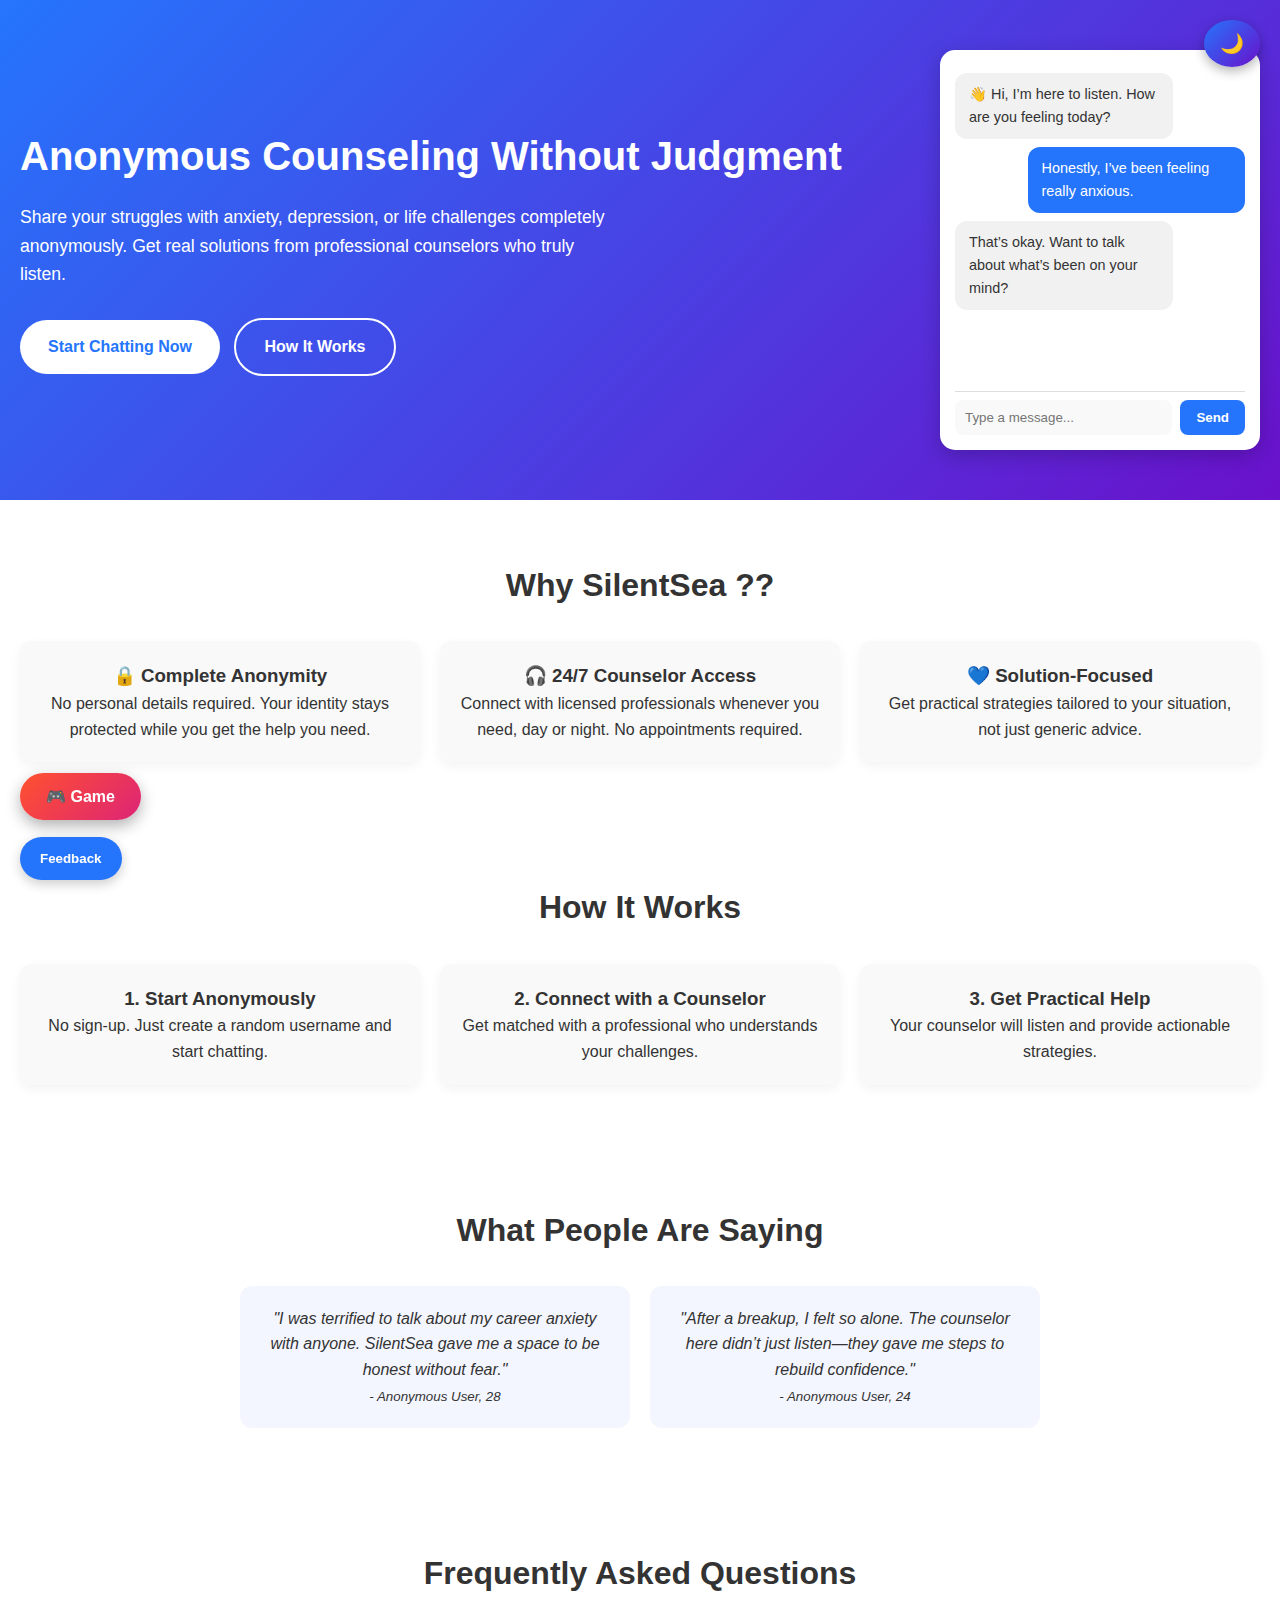
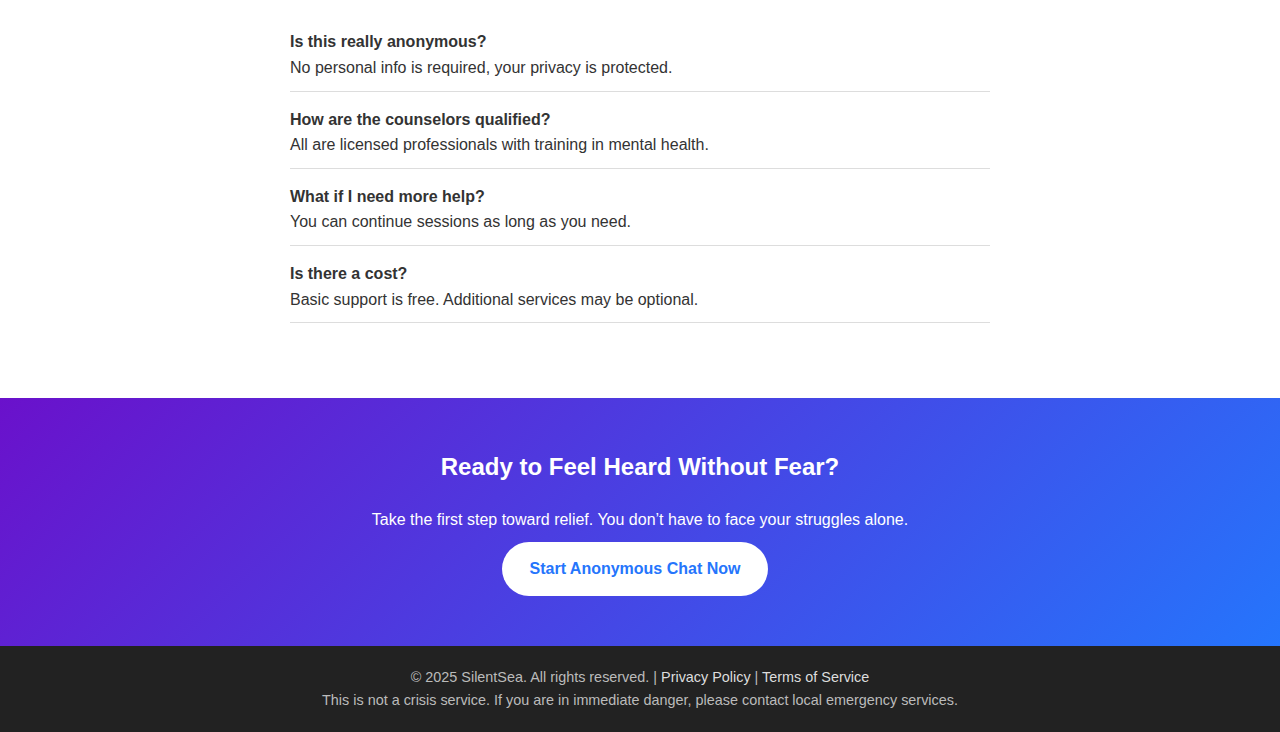
<file: index.html>
<!DOCTYPE html>
<html lang="en"> 
<head> 
  <meta charset="UTF-8"> 
  <meta name="viewport" content="width=device-width, initial-scale=1.0">
  <title>SilentSea - Anonymous Counseling</title>
  <style>
    /* RESET */
    * { margin: 0; padding: 0; box-sizing: border-box; }

    body {
      font-family: "Segoe UI", Tahoma, Geneva, Verdana, sans-serif;
      line-height: 1.6;
      color: #333;
    }

    header {
      background: linear-gradient(135deg, #2575fc, #6a11cb);
      color: white;
      padding: 50px 20px;
      text-align: left;
      display: flex;
      justify-content: space-between;
      align-items: center;
      gap: 30px;
      flex-wrap: wrap;
    }
    

    header h1 {
      font-size: 2.5rem;
      margin-bottom: 15px;
    }

    header p {
      max-width: 600px;
      margin: 0 auto 20px 0;
      font-size: 1.1rem;
    }

    .btn {
      display: inline-block;
      margin: 10px 10px 0 0;
      padding: 14px 28px;
      font-weight: bold;
      text-decoration: none;
      color: #2575fc;
      background: white;
      border-radius: 30px;
      transition: 0.3s;
    }

    .btn:hover {
      background: #f1f1f1;
    }

    /* Chatbox mockup */
    .chatbox {
      background: white;
      color: #333;
      border-radius: 15px;
      padding: 15px;
      width: 320px;
      box-shadow: 0 6px 20px rgba(0,0,0,0.2);
      font-size: 0.9rem;
      display: flex;
      flex-direction: column;
      height: 400px;
      justify-content: space-between;
    }

    .chat-messages {
      flex: 1;
      overflow-y: auto;
      margin-bottom: 10px;
    }

    .msg {
      margin: 8px 0;
      padding: 10px 14px;
      border-radius: 12px;
      max-width: 75%;
      word-wrap: break-word;
    }

    .msg.user {
      background: #2575fc;
      color: white;
      margin-left: auto;
    }

    .msg.bot {
      background: #f1f1f1;
      color: #333;
      margin-right: auto;
    }

    .chat-input {
      display: flex;
      border-top: 1px solid #ddd;
      padding-top: 8px;
    }

    .chat-input input {
      flex: 1;
      padding: 10px;
      border: none;
      border-radius: 8px;
      outline: none;
      background: #f9f9f9;
    }

    .chat-input button {
      margin-left: 8px;
      padding: 10px 16px;
      border: none;
      border-radius: 8px;
      background: #2575fc;
      color: white;
      font-weight: bold;
      cursor: pointer;
    }

    .section {
      padding: 60px 20px;
      text-align: center;
    }

    .section h2 {
      font-size: 2rem;
      margin-bottom: 30px;
    }

    .features {
      display: flex;
      justify-content: space-around;
      flex-wrap: wrap;
      gap: 20px;
    }

    .feature {
      flex: 1;
      min-width: 250px;
      background: #f9f9f9;
      padding: 20px;
      border-radius: 12px;
      box-shadow: 0 4px 12px rgba(0,0,0,0.05);
    }

    .testimonials {
      max-width: 800px;
      margin: auto;
      display: grid;
      grid-template-columns: 1fr 1fr;
      gap: 20px;
    }

    .testimonial {
      background: #f4f6ff;
      padding: 20px;
      border-radius: 12px;
      font-style: italic;
    }

    .faq {
      max-width: 700px;
      margin: auto;
      text-align: left;
    }

    .faq-item {
      margin-bottom: 15px;
      border-bottom: 1px solid #ddd;
      padding-bottom: 10px;
    }

    .cta {
      background: linear-gradient(135deg, #6a11cb, #2575fc);
      color: white;
      padding: 50px 20px;
      text-align: center;
    }

    .cta h2 {
      margin-bottom: 20px;
    }

    .footer {
      background: #222;
      color: #bbb;
      text-align: center;
      padding: 20px;
      font-size: 0.9rem;
    }

    .footer a {
      color: #ddd;
      text-decoration: none;
    }

    /* Feedback Button (bottom-left) */
    .feedback-btn {
      position: fixed;
      bottom: 20px;
      left: 20px;  /* moved to left */
      background: #2575fc;
      color: white;
      border: none;
      padding: 14px 20px;
      border-radius: 30px;
      font-weight: bold;
      cursor: pointer;
      box-shadow: 0 4px 12px rgba(0,0,0,0.2);
      transition: 0.3s;
      z-index: 1000;
    }
    .feedback-btn:hover {
      background: #6a11cb;
    }

    /* Feedback Popup (bottom-left) */
    .feedback-popup {
      display: none;
      position: fixed;
      bottom: 80px;
      left: 20px;  /* moved to left */
      background: white;
      padding: 20px;
      border-radius: 12px;
      box-shadow: 0 6px 20px rgba(0,0,0,0.3);
      width: 300px;
      z-index: 1001;
    }
    .feedback-popup h3 {
      margin-bottom: 10px;
    }
    .feedback-popup textarea {
      width: 100%;
      height: 100px;
      padding: 10px;
      border-radius: 8px;
      border: 1px solid #ccc;
      resize: none;
      margin-bottom: 10px;
    }
    .feedback-popup button {
      background: #2575fc;
      color: white;
      border: none;
      padding: 10px 16px;
      border-radius: 8px;
      cursor: pointer;
      font-weight: bold;
    }
    .feedback-popup button:hover {
      background: #6a11cb;
    }

    @media (max-width: 900px) {
      header {
        flex-direction: column;
        text-align: center;
      }
      .chatbox {
        margin-top: 20px;
      }
    }


  .game-btn {
    position: fixed;
    bottom: 80px;   /* placed above feedback button */
    left: 20px;
    background: linear-gradient(135deg, #ff512f, #dd2476);
    color: white;
    border: none;
    padding: 14px 26px;
    border-radius: 40px;
    font-weight: bold;
    font-size: 1rem;
    cursor: pointer;
    box-shadow: 0 6px 15px rgba(0,0,0,0.3);
    transition: all 0.3s ease;
    z-index: 1000;
  }

  .game-btn:hover {
    transform: scale(1.08);
    box-shadow: 0 8px 20px rgba(221, 36, 118, 0.6);
    background: linear-gradient(135deg, #dd2476, #ff512f);
  }
  </style>
  <link rel="stylesheet" href="darkmode.css">
</head>
<body>

  <!-- HEADER -->
  <header>
    <div class="hero-text">
      <h1>Anonymous Counseling Without Judgment</h1>
      <p>Share your struggles with anxiety, depression, or life challenges completely anonymously. 
         Get real solutions from professional counselors who truly listen.</p>
      <a href="#chat" class="btn">Start Chatting Now</a>
      <a href="#how" class="btn" style="background:transparent; border:2px solid white; color:white;">How It Works</a>
    </div>

    <!-- Chatbox mockup -->
    <div class="chatbox">
      <div class="chat-messages">
        <div class="msg bot">👋 Hi, I’m here to listen. How are you feeling today?</div>
        <div class="msg user">Honestly, I’ve been feeling really anxious.</div>
        <div class="msg bot">That’s okay. Want to talk about what’s been on your mind?</div>
      </div>
      <div class="chat-input">
        <input type="text" placeholder="Type a message..." disabled>
        <button disabled>Send</button>
      </div>
    </div>
  </header>
  <!-- Dark Mode Toggle (only on main page) -->
<button class="dark-toggle" onclick="toggleDarkMode()">🌙</button>

<script src="darkmode.js"></script>
  <!-- WHY SAFEHAVEN -->
  <section class="section" id="why">
    <h2>Why SilentSea ??</h2>
    <div class="features">
      <div class="feature">
        <h3>🔒 Complete Anonymity</h3>
        <p>No personal details required. Your identity stays protected while you get the help you need.</p>
      </div>
      <div class="feature">
        <h3>🎧 24/7 Counselor Access</h3>
        <p>Connect with licensed professionals whenever you need, day or night. No appointments required.</p>
      </div>
      <div class="feature">
        <h3>💙 Solution-Focused</h3>
        <p>Get practical strategies tailored to your situation, not just generic advice.</p>
      </div>
    </div>
  </section>

  <!-- HOW IT WORKS -->
  <section class="section" id="how">
    <h2>How It Works</h2>
    <div class="features">
      <div class="feature"><h3>1. Start Anonymously</h3><p>No sign-up. Just create a random username and start chatting.</p></div>
      <div class="feature"><h3>2. Connect with a Counselor</h3><p>Get matched with a professional who understands your challenges.</p></div>
      <div class="feature"><h3>3. Get Practical Help</h3><p>Your counselor will listen and provide actionable strategies.</p></div>
    </div>
  </section>

  <!-- TESTIMONIALS -->
  <section class="section" id="testimonials">
    <h2>What People Are Saying</h2>
    <div class="testimonials">
      <div class="testimonial">
        <p>"I was terrified to talk about my career anxiety with anyone. SilentSea gave me a space to be honest without fear."</p>
        <small>- Anonymous User, 28</small>
      </div>
      <div class="testimonial">
        <p>"After a breakup, I felt so alone. The counselor here didn’t just listen—they gave me steps to rebuild confidence."</p>
        <small>- Anonymous User, 24</small>
      </div>
    </div>
  </section>

  <!-- FAQ -->
  <section class="section" id="faq">
    <h2>Frequently Asked Questions</h2>
    <div class="faq">
      <div class="faq-item"><strong>Is this really anonymous?</strong><br>No personal info is required, your privacy is protected.</div>
      <div class="faq-item"><strong>How are the counselors qualified?</strong><br>All are licensed professionals with training in mental health.</div>
      <div class="faq-item"><strong>What if I need more help?</strong><br>You can continue sessions as long as you need.</div>
      <div class="faq-item"><strong>Is there a cost?</strong><br>Basic support is free. Additional services may be optional.</div>
    </div>
  </section>

  <!-- CTA -->
  <section class="cta" id="chat">
    <h2>Ready to Feel Heard Without Fear?</h2>
    <p>Take the first step toward relief. You don’t have to face your struggles alone.</p>
    <a href="start-chat.html" class="btn">Start Anonymous Chat Now</a>
  </section>

  <!-- <a href="#" class="btn" onclick="openJotformChat()">Start Anonymous Chat Now</a> -->
  <script>
    function openJotformChat() {
      const event = new CustomEvent("jotform-agent-open");
      window.dispatchEvent(event);
    }
  </script>
  <script src="https://cdn.jotfor.ms/agent/embedjs/0198fb1bd75f7f649f1a00d67bddc094d49d/embed.js"></script>
      <!-- Game Button -->
<button class="game-btn" onclick="openGame()">🎮 Game</button>

<script>
  function openGame() {
    window.location.href = "game.html"; 
    // Change "game.html" to your actual game page filename
  }
</script>

  <!-- Feedback Button -->
  <button class="feedback-btn" onclick="toggleFeedback()">Feedback</button>

  <!-- Feedback Popup -->
  <div class="feedback-popup" id="feedbackForm">
    <h3>Your Feedback</h3>
    <textarea placeholder="Share your thoughts..."></textarea>
    <button onclick="submitFeedback()">Submit</button>
  </div>

  <script>
    function toggleFeedback() {
      const form = document.getElementById("feedbackForm");
      form.style.display = form.style.display === "block" ? "none" : "block";
    }
    function submitFeedback() {
      const feedback = document.querySelector("#feedbackForm textarea").value;
      if(feedback.trim() === "") {
        alert("Please enter your feedback before submitting.");
        return;
      }
      alert("Thank you for your feedback!");
      document.querySelector("#feedbackForm textarea").value = "";
      document.getElementById("feedbackForm").style.display = "none";
    }
  </script>

  <!-- FOOTER --> 
  <footer class="footer"> 
    <p>© 2025 SilentSea. All rights reserved. | <a href="#">Privacy Policy</a> | <a href="#">Terms of Service</a></p> 
    <p>This is not a crisis service. If you are in immediate danger, please contact local emergency services.</p> 
  </footer> 
 
</body> 
</html>
</file>
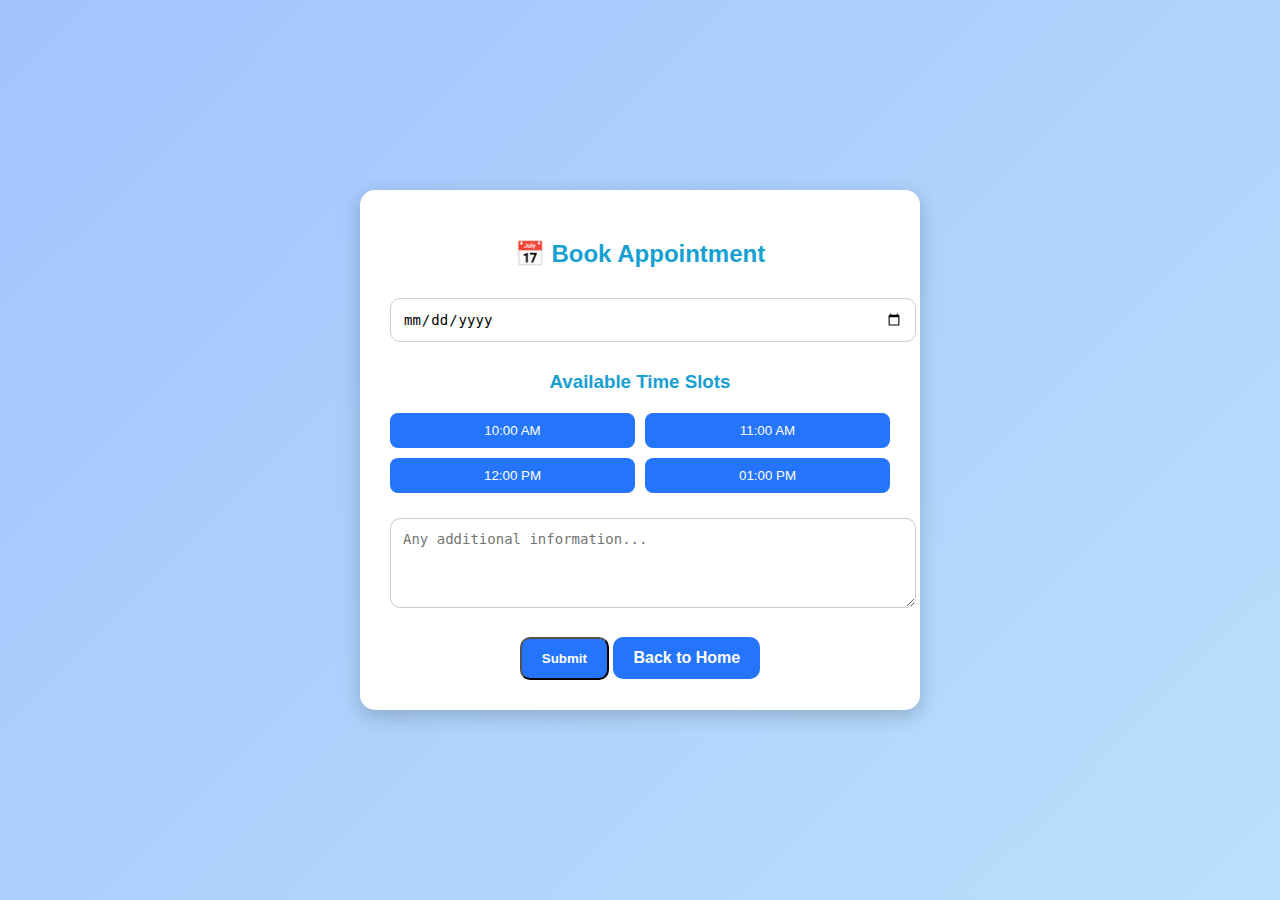
<file: appointment.html>
<!DOCTYPE html>
<html lang="en">
<head>
  <meta charset="UTF-8">
  <meta name="viewport" content="width=device-width, initial-scale=1.0">
  <title>Book Appointment</title>
    <link rel="stylesheet" href="darkmode.css">
  <style>
    body {
      margin: 0;
      font-family: Arial, sans-serif;
      background: linear-gradient(135deg, #a1c4fd, #c2e9fb, #05cdff, #a0e8f5);
      background-size: 400% 400%;
      animation: gradientBG 15s ease infinite;
      height: 100vh;
      display: flex;
      align-items: center;
      justify-content: center;
    }
    .site-footer {
  position: fixed;
  bottom: 0;
  width: 100%;
}

    @keyframes gradientBG {
      0% { background-position: 0% 50%; }
      50% { background-position: 100% 50%; }
      100% { background-position: 0% 50%; }
    }

    .symbol {
      position: absolute;
      font-size: 28px;
      opacity: 0.4;
      animation: float 15s linear infinite;
    }

    @keyframes float {
      from { transform: translateY(100vh) rotate(0deg); }
      to { transform: translateY(-10vh) rotate(360deg); }
    }

    .container {
      position: relative;
      z-index: 10;
      max-width: 500px;
      width: 100%;
      background: white;
      padding: 30px;
      border-radius: 15px;
      box-shadow: 0 6px 20px rgba(0,0,0,0.2);
      text-align: center;
    }

    h2 {
      margin-bottom: 20px;
      color: #16a0d2;
    }

    h3 {
      margin-bottom: 20px;
      color: #16a0d2;
    }
    input, textarea {
      width: 100%;
      padding: 12px;
      margin: 10px 0;
      border-radius: 10px;
      border: 1px solid #ccc;
      font-size: 14px;
    }

    .slots {
      color: #333333;
      display: grid;
      grid-template-columns: repeat(2, 1fr);
      gap: 10px;
      margin: 15px 0;
    }

    .slots button {
      padding: 10px;
      border: none;
      border-radius: 8px;
      background: #2575fc;
      color: white;
      cursor: pointer;
      transition: 0.3s;
    }

    .slots button:hover {
      background: #1a5edb;
    }

    .btn {
      display: inline-block;
      margin-top: 15px;
      padding: 12px 20px;
      background: #2575fc;
      color: white;
      text-decoration: none;
      border-radius: 10px;
      font-weight: bold;
      cursor: pointer;
    }

    .btn:hover {
      background: #1a5edb;
    }
  </style>
</head>
<body>
 <script src="darkmode.js"></script>
  <div class="container">
    <h2>📅 Book Appointment</h2>
    <input type="date" id="appointmentDate" required>
    
    <h3>Available Time Slots</h3>
    <div class="slots" id="slotButtons">
      <button type="button">10:00 AM</button>
      <button type="button">11:00 AM</button>
      <button type="button">12:00 PM</button>
      <button type="button">01:00 PM</button>
    </div>

    <textarea id="additionalInfo" rows="4" placeholder="Any additional information..."></textarea>

    <button class="btn" onclick="saveAppointment()">Submit</button>
    <a href="index.html" class="btn"> Back to Home</a>
  </div>

  <script>
    let selectedSlot = "";

    // Mark slot as selected
    document.querySelectorAll("#slotButtons button").forEach(btn => {
      btn.addEventListener("click", function() {
        document.querySelectorAll("#slotButtons button").forEach(b => b.style.background="#2575fc");
        this.style.background = "#1a5edb";
        selectedSlot = this.innerText;
      });
    });

    function saveAppointment() {
      const date = document.getElementById("appointmentDate").value;
      const info = document.getElementById("additionalInfo").value;

      if (!date || !selectedSlot) {
        alert("Please select a date and a time slot.");
        return;
      }

      let appointments = JSON.parse(localStorage.getItem("appointments")) || [];
      appointments.push({ date, slot: selectedSlot, info });
      localStorage.setItem("appointments", JSON.stringify(appointments));

      alert("✅ Appointment booked successfully!");
      window.location.href = "book-appointment.html"; // redirect to summary page
    }
  </script>
  <script src="https://cdn.jotfor.ms/agent/embedjs/0198fb1bd75f7f649f1a00d67bddc094d49d/embed.js"></script>
  
</body>
</html>
</file>
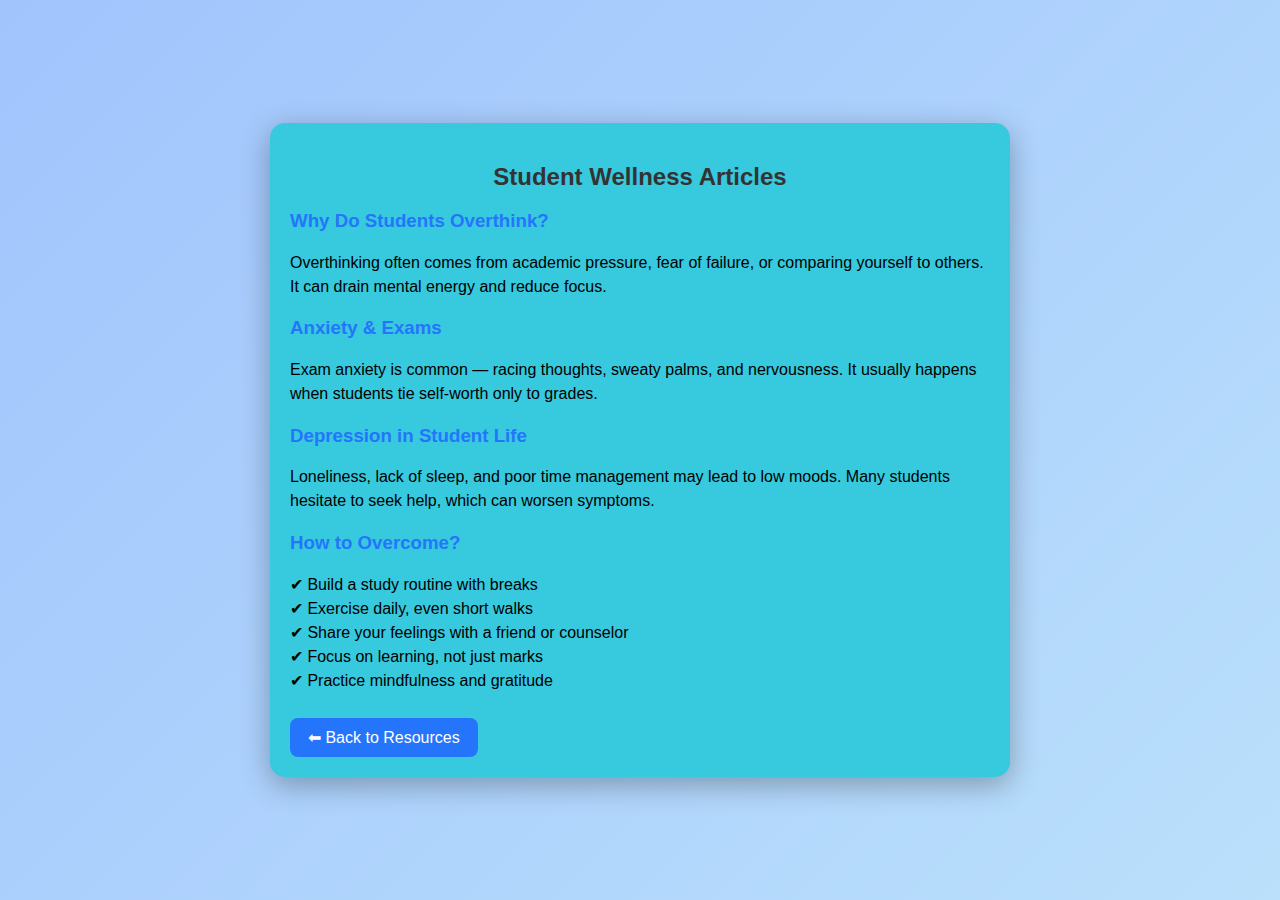
<file: arcticles.html>
<!DOCTYPE html>
<html lang="en">
<head>
  <meta charset="UTF-8">
  <meta name="viewport" content="width=device-width, initial-scale=1.0">
  <title>Wellness Articles</title>
    <link rel="stylesheet" href="darkmode.css">
  <style>
    body{margin:0;padding:0;font-family:Arial,sans-serif;display:flex;justify-content:center;align-items:center;height:100vh;overflow:hidden;
      background: linear-gradient(135deg, #a1c4fd, #c2e9fb, #05cdff, #08daff);;background-size:400% 400%;animation:gradientBG 15s ease infinite;}
    @keyframes gradientBG{0%{background-position:0% 50%}50%{background-position:100% 50%}100%{background-position:0% 50%}}
    .symbol{position:absolute;font-size:28px;opacity:.4;animation:float 15s linear infinite;}
    @keyframes float{from{transform:translateY(100vh) rotate(0)}to{transform:translateY(-10vh) rotate(360deg)}}
    .site-footer {
  position: fixed;
  bottom: 100%;
  width: 100%;
}
    .container{background:#37c9dd;border-radius:15px;box-shadow:0 8px 30px rgba(0,0,0,0.3);padding:20px;max-width:700px;width:90%;z-index:10;}
    h2{color:#333;margin-bottom:15px;text-align:center;}
    h3{color:#2575fc}
    p{margin:10px 0;line-height:1.5;}
    a{display:inline-block;margin-top:15px;padding:10px 18px;background:#2575fc;color:white;border-radius:8px;text-decoration:none;}
  </style>
</head>
<body class="gradient-bg min-h-screen flex flex-col items-center text-white relative overflow-y-auto">
<script src="darkmode.js"></script>

  <div class="container">
    <h2>Student Wellness Articles</h2>
    
    <h3>Why Do Students Overthink?</h3>
    <p>Overthinking often comes from academic pressure, fear of failure, or comparing yourself to others. It can drain mental energy and reduce focus.</p>
    
    <h3>Anxiety & Exams</h3>
    <p>Exam anxiety is common — racing thoughts, sweaty palms, and nervousness. It usually happens when students tie self-worth only to grades.</p>
    
    <h3>Depression in Student Life</h3>
    <p>Loneliness, lack of sleep, and poor time management may lead to low moods. Many students hesitate to seek help, which can worsen symptoms.</p>
    
    <h3>How to Overcome?</h3>
    <p>✔ Build a study routine with breaks<br>
       ✔ Exercise daily, even short walks<br>
       ✔ Share your feelings with a friend or counselor<br>
       ✔ Focus on learning, not just marks<br>
       ✔ Practice mindfulness and gratitude</p>
    
    <a href="resources.html">⬅ Back to Resources</a>
    <script src="https://cdn.jotfor.ms/agent/embedjs/0198fb1bd75f7f649f1a00d67bddc094d49d/embed.js"></script>
  </div>
</body>
</html>
</file>
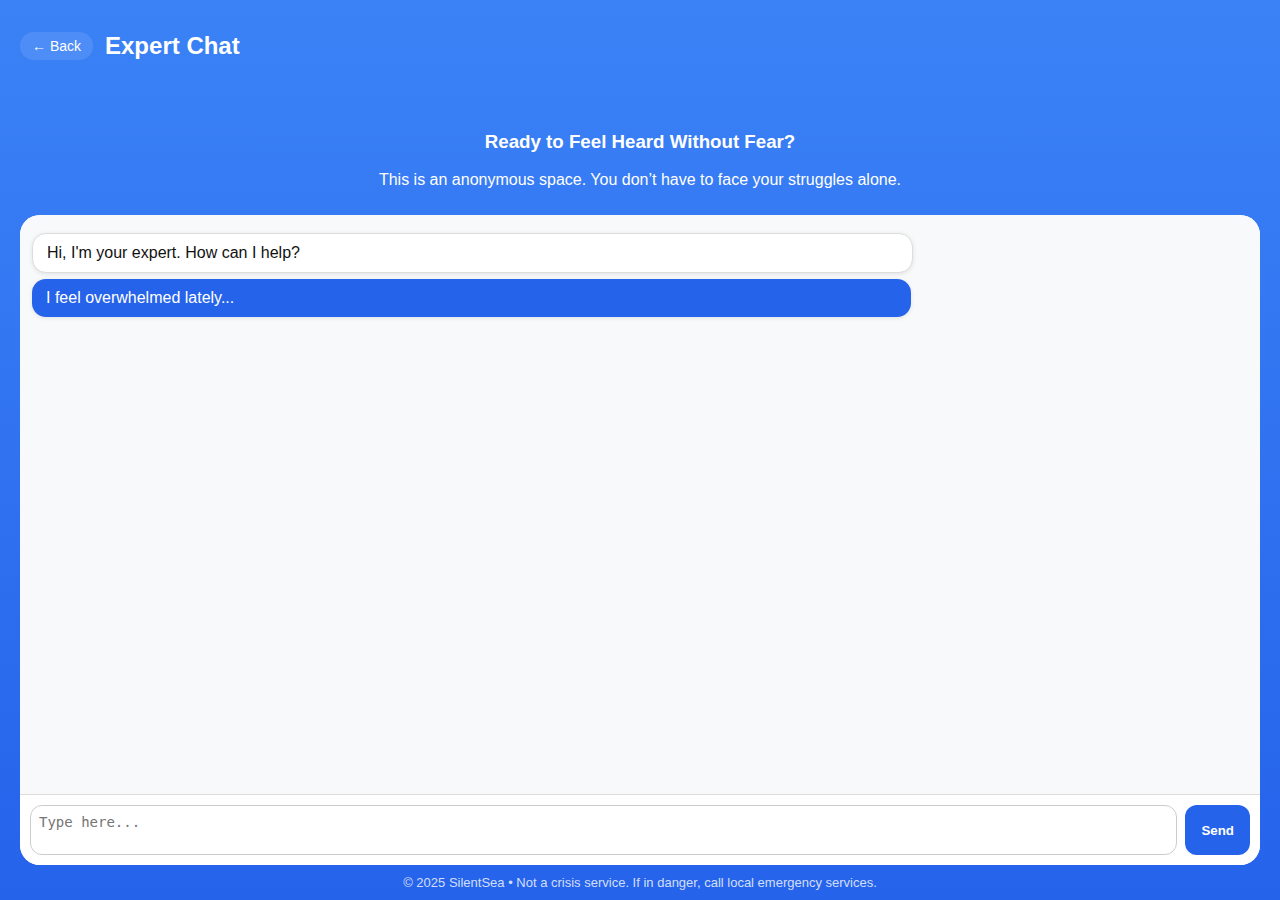
<file: expert.html>
<!DOCTYPE html>
<html lang="en">
<head>
  <meta charset="UTF-8" />
  <meta name="viewport" content="width=device-width, initial-scale=1.0"/>
  <title>Expert Chat</title>
    <link rel="stylesheet" href="darkmode.css">
  <style>
    body {
      margin: 0;
      font-family: Arial, sans-serif;
      background: linear-gradient(to bottom, #3b82f6, #2563eb); /* Blue shades */
      display: flex;
      flex-direction: column;
      height: 100vh;
    }
    header {
      display: flex;
      align-items: center;
      gap: 12px;
      padding: 12px 20px;
      color: white;
    }
    header a {
      text-decoration: none;
      background: rgba(255,255,255,0.1);
      padding: 6px 12px;
      border-radius: 16px;
      color: white;
      font-size: 14px;
    }
    .site-footer {
  position: fixed;
  bottom: 0;
  width: 100%;
}
    .hero {
      padding: 20px;
      text-align: center;
      color: white;
    }
    .hero p {
      margin: 6px 0;
    }
    .chat-container {
      background: white;
      flex: 1;
      margin: 0 20px;
      border-radius: 20px;
      display: flex;
      flex-direction: column;
      overflow: hidden;
    }
    .messages {
      flex: 1;
      padding: 12px;
      overflow-y: auto;
      background: #f8f9fa;
    }
    .bubble {
      max-width: 70%;
      padding: 10px 14px;
      margin: 6px 0;
      border-radius: 14px;
      box-shadow: 0 1px 4px rgba(0,0,0,0.1);
    }
    .expert {
      background: #fff;
      color: #111;
      border: 1px solid #ddd;
      align-self: flex-start;
    }
    .anon {
      background: #2563eb;
      color: #fff;
      align-self: flex-end;
    }
    .composer {
      display: flex;
      border-top: 1px solid #ddd;
      padding: 10px;
      background: white;
    }
    .composer textarea {
      flex: 1;
      resize: none;
      border-radius: 12px;
      border: 1px solid #ccc;
      padding: 8px;
      font-size: 14px;
    }
    .composer button {
      margin-left: 8px;
      border: none;
      padding: 10px 16px;
      border-radius: 12px;
      background: #2563eb;
      color: white;
      font-weight: bold;
      cursor: pointer;
    }
    footer {
      text-align: center;
      color: rgba(255,255,255,0.8);
      font-size: 13px;
      padding: 10px;
    }
  </style>
</head>
<body>
  <script src="darkmode.js"></script>
  <header>
    <a href="start-chat.html">← Back</a>
    <h2>Expert Chat</h2>
  </header>

  <div class="hero">
    <h3>Ready to Feel Heard Without Fear?</h3>
    <p>This is an anonymous space. You don’t have to face your struggles alone.</p>
  </div>

  <div class="chat-container">
    <div class="messages" id="messages">
      <div class="bubble expert">Hi, I'm your expert. How can I help?</div>
      <div class="bubble anon">I feel overwhelmed lately...</div>
    </div>
    <div class="composer">
      <textarea id="input" placeholder="Type here..." rows="2"></textarea>
      <button onclick="sendMessage()">Send</button>
    </div>
  </div>

  <footer>
    © 2025 SilentSea • Not a crisis service. If in danger, call local emergency services.
  </footer>

  <script>
    const messagesDiv = document.getElementById('messages');
    const input = document.getElementById('input');

    function sendMessage() {
      const text = input.value.trim();
      if (!text) return;
      const bubble = document.createElement('div');
      bubble.className = 'bubble anon';
      bubble.innerText = text;
      messagesDiv.appendChild(bubble);
      messagesDiv.scrollTop = messagesDiv.scrollHeight;
      input.value = '';

      // Demo: auto expert reply
      setTimeout(() => {
        const reply = document.createElement('div');
        reply.className = 'bubble expert';
        reply.innerText = "Thank you for sharing that. Tell me more.";
        messagesDiv.appendChild(reply);
        messagesDiv.scrollTop = messagesDiv.scrollHeight;
      }, 800);
    }

    // Press Enter to send
    input.addEventListener("keydown", function(e) {
      if (e.key === "Enter" && !e.shiftKey) {
        e.preventDefault();
        sendMessage();
      }
    });
  </script>
  
</body>
</html>
</file>
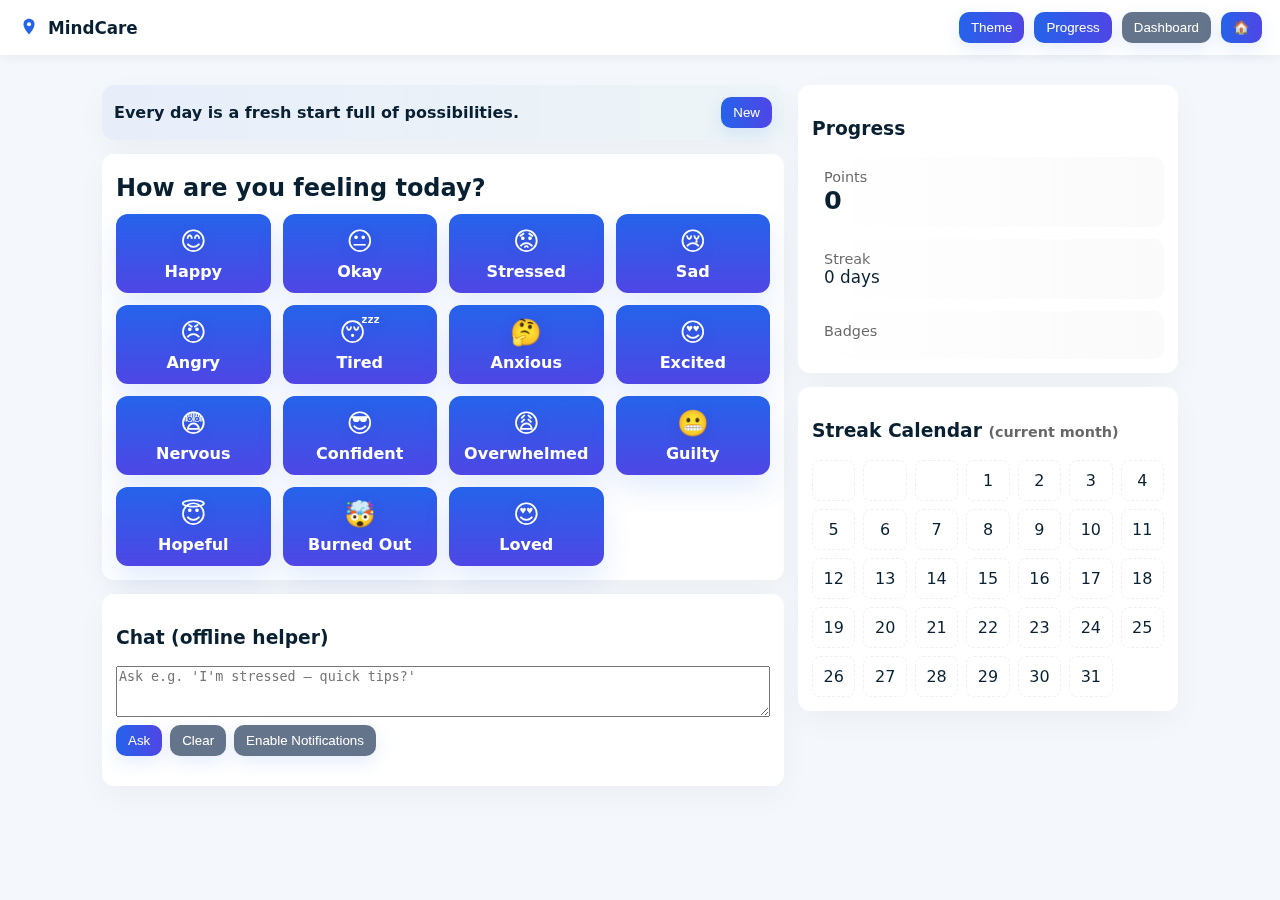
<file: game.html>
<!doctype html>
<html lang="en">
<head>
<meta charset="utf-8" />
<meta name="viewport" content="width=device-width,initial-scale=1" />
<title>MindCare — Enhanced (Profile, Dashboard, Notifications)</title>
<link rel="stylesheet" href="style.css">
</head>
<body>
  <!-- Compact Home Button -->
  
  <script>
    function goHome() {
      window.location.href = "index.html"; 
    }
  </script>


<script src="darkmode.js"></script>
<header>
  <h1>
    <svg class="logo-svg" viewBox="0 0 24 24" fill="none" xmlns="http://www.w3.org/2000/svg" aria-hidden>
      <path d="M12 2C8.5 2 6 4.5 6 8c0 5 6 11 6 11s6-6 6-11c0-3.5-2.5-6-6-6z" fill="#2563eb"/>
      <circle cx="12" cy="8" r="2.2" fill="#fff"/>
    </svg>
    MindCare
  </h1>
  <div style="display:flex;gap:10px;align-items:center">
    <button onclick="toggleTheme()" title="Toggle theme">Theme</button>
    <button onclick="openProgress()">Progress</button>
    <button onclick="openDashboard()" title="Open dashboard" class="secondary">Dashboard</button>
    <button class="home-btn" onclick="goHome()" title="Home">🏠</button>
    </div>
  </div>
</header>

<div class="container">
  <div class="grid">
    <!-- main col -->
    <div>
      <div class="card" id="affirmationBox" style="display:flex;justify-content:space-between;align-items:center">
        <div id="affirmationText" style="font-weight:800">Loading affirmation…</div>
        <div style="display:flex;gap:8px;align-items:center">
          <button onclick="newAffirmation()" title="New affirmation">New</button>
        </div>
      </div>

      <!-- moods -->
      <div class="card" style="margin-top:14px">
        <h2 style="margin:6px 0">How are you feeling today?</h2>
        <div class="mood-grid" id="moodGrid"></div>
      </div>

      <!-- quiz -->
      <div class="card" id="quizArea">
        <h3 id="quizTitle">Quick check</h3>
        <div id="quizQuestions"></div>
        <div style="display:flex;gap:8px;margin-top:10px">
          <button onclick="submitQuiz()">Submit</button>
          <button class="secondary" onclick="skipQuiz()">Skip & Advice</button>
        </div>
      </div>

      <!-- result -->
      <div class="card" id="resultArea">
        <h3>Personalized Advice</h3>
        <div id="feelingText" style="font-weight:800;margin-top:8px"></div>
        <div id="whyText" class="muted" style="margin-top:8px"></div>
        <div id="adviceText" style="margin-top:10px"></div>
        <div style="margin-top:12px;display:flex;gap:8px">
          <button onclick="openGame()">Play suggested game</button>
          <button class="secondary" onclick="doneAdvice()">Done</button>
        </div>
      </div>

      <!-- chatbot -->
      <div class="card" style="margin-top:14px">
        <h3>Chat (offline helper)</h3>
        <div style="display:flex;flex-direction:column;gap:8px">
          <textarea id="chatInput" rows="3" placeholder="Ask e.g. 'I'm stressed — quick tips?'"></textarea>
          <div style="display:flex;gap:8px">
            <button onclick="sendChat()">Ask</button>
            <button class="secondary" onclick="clearChat()">Clear</button>
            <button class="secondary" onclick="requestNotifyPerm()">Enable Notifications</button>
          </div>
          <div id="chatOutput" class="muted" style="margin-top:8px"></div>
        </div>
      </div>
    </div>

    <!-- right col -->
    <div>
      <div class="card">
        <h3>Progress</h3>
        <div style="display:flex;flex-direction:column;gap:12px;margin-top:10px">
          <div class="stat"><div class="small muted">Points</div><div id="points" style="font-size:1.6rem;font-weight:900">0</div></div>
          <div class="stat"><div class="small muted">Streak</div><div id="streak" style="font-size:1.05rem">0 days</div></div>
          <div class="stat"><div class="small muted">Badges</div><div class="badges" id="badges"></div></div>
        </div>
      </div>

      <div class="card" style="margin-top:14px">
        <h3>Streak Calendar <span class="small muted">(current month)</span></h3>
        <div id="calendar"></div>
      </div>
    </div>
  </div>
</div>


<!-- dashboard modal -->
<div id="dashModal" class="modal" onclick="if(event.target===this) closeDashboard()">
  <div class="modal-card">
    <div class="modal-header">
      <div>
        <strong>Dashboard</strong>
        <div class="muted" style="font-size:0.9rem">Your recent activity & stats</div>
      </div>
      <div><button style="background:#ef4444" onclick="closeDashboard()">Close</button></div>
    </div>
    <div class="dashboard">
      <div class="card">
        <h4>Weekly points</h4>
        <div id="weekBars" style="display:flex;flex-direction:column;gap:8px;margin-top:8px"></div>
      </div>
      <div class="card">
        <h4>Quick insights</h4>
        <div style="margin-top:8px">
          <div class="small muted">Total points</div>
          <div style="font-weight:900;font-size:1.6rem" id="dashPoints">0</div>
          <div style="margin-top:12px"><div class="small muted">Current streak</div><div id="dashStreak">0 days</div></div>
          <div style="margin-top:12px"><div class="small muted">Check-ins this month</div><div id="dashCheckins">0</div></div>
        </div>
      </div>
    </div>
  </div>
</div>

<!-- games modal (re-used) -->
<div id="modal" class="modal" onclick="if(event.target===this) closeModal()">
  <div class="modal-card">
    <div class="modal-header">
      <div>
        <strong id="gameTitle">Game</strong>
        <div id="gameDesc" class="muted" style="font-size:0.9rem"></div>
      </div>
      <div style="display:flex;gap:8px;align-items:center">
        <div id="timer" class="muted small"></div>
        <button style="background:#ef4444" onclick="closeModal()">Close</button>
      </div>
    </div>

    <div class="gameArea" id="gameArea">
      <!-- breathing -->
      <div id="breathGame" style="display:none">
        <div class="breathWrap"><div class="circle" id="breathCircle">Breathe</div></div>
        <div style="text-align:center;margin-top:10px"><button onclick="startBreathing()">Start 60s</button></div>
      </div>

      <!-- memory -->
      <div id="memoryGame" style="display:none">
        <div class="mutedSmall">Flip & match pairs</div>
        <div class="cards" id="memoryCards"></div>
        <div style="margin-top:8px"><button onclick="setupMemory()">Reset</button></div>
      </div>

      <!-- tap -->
      <div id="tapGame" style="display:none">
        <div class="mutedSmall">Tap moving targets fast (20s)</div>
        <div class="shapes" id="shapesArea"></div>
        <div style="margin-top:8px"><button onclick="startTap()">Start 20s</button></div>
      </div>

      <!-- puzzle -->
      <div id="puzzleGame" style="display:none">
        <div class="mutedSmall">Solve the 3×3 sliding puzzle</div>
        <div class="puzzleGrid" id="puzzleGrid" style="margin-top:10px"></div>
        <div style="margin-top:8px"><button onclick="shufflePuzzle()">Shuffle</button></div>
      </div>

      <!-- zen -->
      <div id="zenGame" style="display:none">
        <div class="mutedSmall">Click calmly — every 5 clicks gives a small bonus</div>
        <div class="zen" style="margin-top:10px">
          <div id="zenBox" class="color-box" style="background:#60a5fa">Calm</div>
          <div>
            <div>Clicks: <span id="zenClicks">0</span></div>
            <div style="margin-top:8px"><button onclick="zenClick()">Click</button></div>
          </div>
        </div>
      </div>

    </div>
  </div>
</div>

<script>
  function openProgress() {
    // If you have a separate progress.html page:
     window.location.href = "progress.html";

    // Or, if progress is already on this page (right column), just scroll to it:
    document.querySelector('h3:contains("Progress")')?.scrollIntoView({behavior:"smooth"});
  }
</script>


<!-- toasts -->
<div id="toast"></div>
    <script>
  // Affirm Feature
  const affirmations = [
    "You are stronger than you think 🌟",
    "Every day is a fresh start 🌼",
    "Keep going, you're doing great 💪",
    "Your feelings are valid 💖",
    "Breathe. You've got this 🌿"
  ];

  document.getElementById("affirmBtn").addEventListener("click", () => {
    const randomIndex = Math.floor(Math.random() * affirmations.length);
    document.getElementById("affirmText").innerText = affirmations[randomIndex];
  });

  // New Feeling Feature
  document.getElementById("newBtn").addEventListener("click", () => {
    let newFeeling = prompt("Enter your new feeling:");
    if(newFeeling) {
      let btn = document.createElement("button");
      btn.className = "feeling";
      btn.textContent = newFeeling;
      document.getElementById("feelings").appendChild(btn);
    }});
</script>
<script src="script.js"></script>
</body>
</html>
</file>
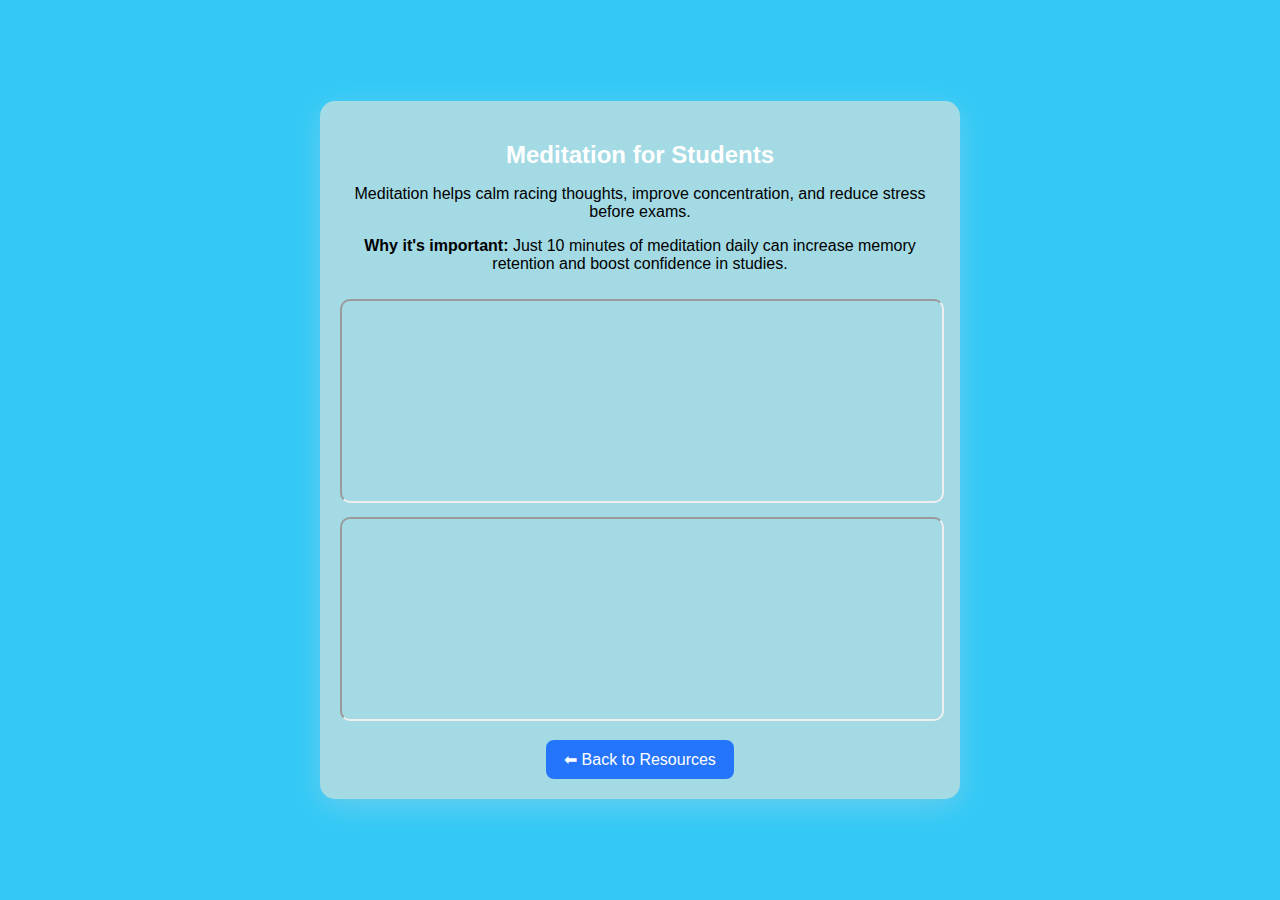
<file: meditation.html>
<!DOCTYPE html>
<html lang="en">
<head>
  <meta charset="UTF-8">
  <meta name="viewport" content="width=device-width, initial-scale=1.0">
  <title>Meditation for Students</title>
    <link rel="stylesheet" href="darkmode.css">
  <style>
    body{margin:0;padding:0;font-family:Arial,sans-serif;display:flex;justify-content:center;align-items:center;height:100vh;overflow:hidden;
      background-color: rgb(50, 201, 247);background-size:400% 400%;animation:gradientBG 15s ease infinite;}
      .site-footer {
  position: fixed;
  bottom: 100%;
  width: 100%;
}
    @keyframes gradientBG{0%{background-position:0% 50%}50%{background-position:100% 50%}100%{background-position:0% 50%}}
    .symbol{position:absolute;font-size:28px;opacity:.4;animation:float 15s linear infinite;}
    @keyframes float{from{transform:translateY(100vh) rotate(0)}to{transform:translateY(-10vh) rotate(360deg)}}
    .container{background:rgb(163, 218, 228);border-radius:15px;box-shadow:0 8px 30px rgba(228, 219, 219, 0.3);padding:20px;max-width:600px;width:90%;text-align:center;z-index:10;}
    h2{color:#ffffff;margin-bottom:15px}
    iframe{width:100%;height:200px;border-radius:10px;margin-top:10px}
    a{display:inline-block;margin-top:15px;padding:10px 18px;background:#2575fc;color:white;border-radius:8px;text-decoration:none;}
  </style>
</head>
<body>
  <script src="darkmode.js"></script>
  <div class="container">
    <h2>Meditation for Students</h2>
    <p>Meditation helps calm racing thoughts, improve concentration, and reduce stress before exams.</p>
    <p><strong>Why it's important:</strong> Just 10 minutes of meditation daily can increase memory retention and boost confidence in studies.</p>

    <!-- Meditation video embeds -->
    <iframe src="https://www.youtube.com/embed/inpok4MKVLM" allowfullscreen></iframe>
    <iframe src="https://www.youtube.com/embed/ZToicYcHIOU" allowfullscreen></iframe>

    <a href="resources.html">⬅ Back to Resources</a>
    <script src="https://cdn.jotfor.ms/agent/embedjs/0198fb1bd75f7f649f1a00d67bddc094d49d/embed.js"></script>
  </div>
</body>
</html>
</file>
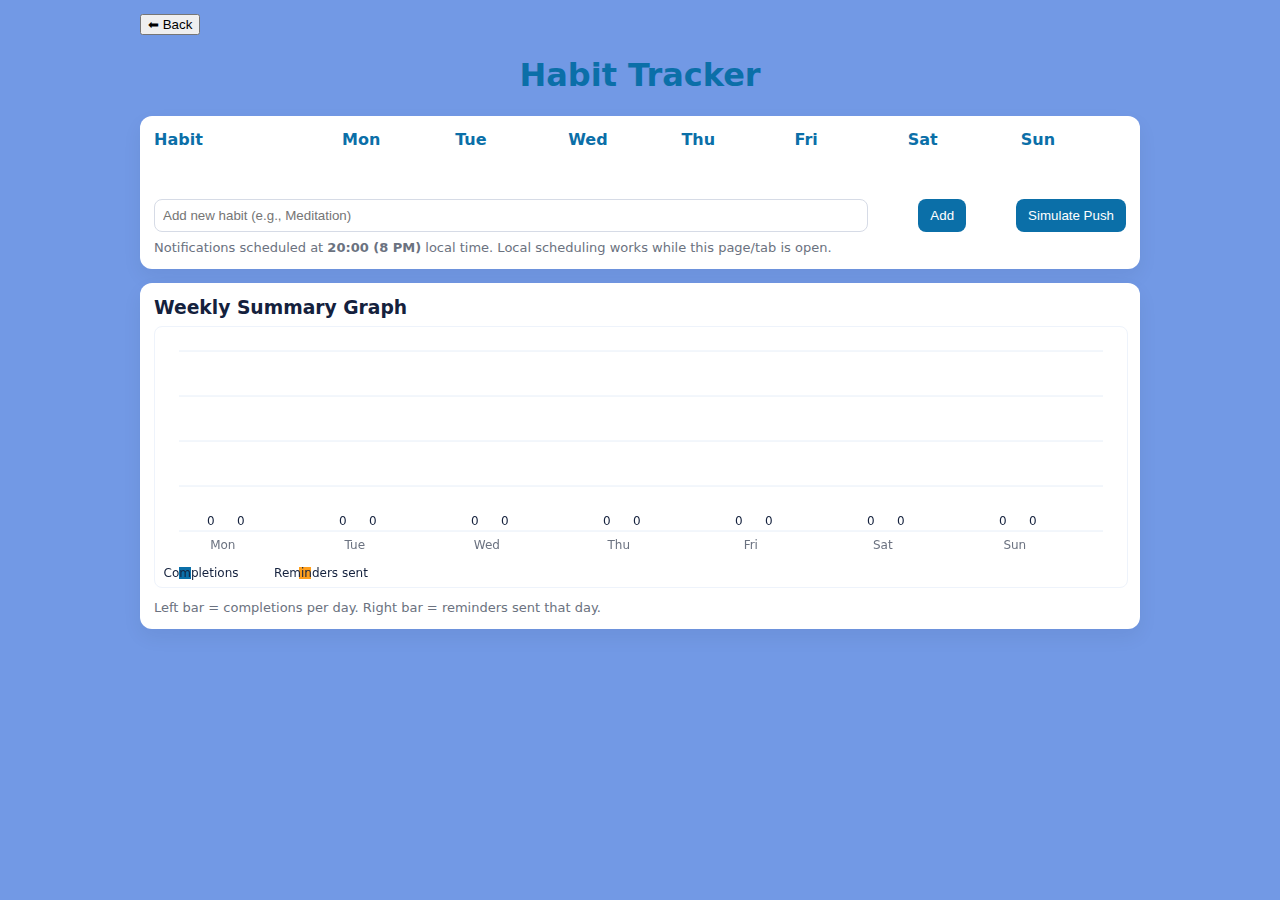
<file: progress.html>
<!doctype html>
<html lang="en">
<head>
  <meta charset="utf-8" />
  <title>Habit Tracker</title>
  <meta name="viewport" content="width=device-width, initial-scale=1.0">
  <style>
    body{font-family:system-ui,Segoe UI,Roboto,Arial;margin:14px;background:#7299e5;color:#14213d}
    .wrap{max-width:1000px;margin:0 auto}
    h1{color:#0b6fa8;text-align:center}
    .card{background:#fff;padding:14px;border-radius:12px;box-shadow:0 8px 20px rgba(12,24,40,.06);margin-bottom:14px}
    .days {display:grid;grid-template-columns:180px repeat(7,1fr);gap:8px;align-items:center;margin-bottom:8px;color:#0b6fa8;font-weight:700}
    .activity{display:grid;grid-template-columns:180px repeat(7,1fr);gap:8px;align-items:center;margin:6px 0}
    label{font-weight:600}
    input[type="checkbox"]{width:20px;height:20px;cursor:pointer}
    .controls{display:flex;gap: 50px;margin-top:50px}
    .controls input{flex:1;padding:8px;border-radius:8px;border:1px solid #d6dbe6}
    .controls button{padding:8px 12px;border-radius:8px;border:none;background:#0b6fa8;color:#fff;cursor:pointer}
    canvas{width:100%;height:260px;border-radius:8px;background:#fff;border:1px solid #eef3fb}
    .muted{color:#6b7280;font-size:13px}
    .small{font-size:13px}
  </style>
</head>
<body>
    
  <div class="wrap">
      <button class="back-btn" onclick="goBack()">⬅ Back</button>

    <h1 >Habit Tracker</h1>

    <div class="card">
      <div class="days">
        <div>Habit</div><div>Mon</div><div>Tue</div><div>Wed</div><div>Thu</div><div>Fri</div><div>Sat</div><div>Sun</div>
      </div>

      <div id="activityList"></div>

      <div class="controls">
        <input id="newActivity" placeholder="Add new habit (e.g., Meditation)"/>
        <button id="addBtn">Add</button>
        <button id="simulatePush" title="simulate incoming push">Simulate Push</button>
      </div>
      <div class="muted small" style="margin-top:8px">
        Notifications scheduled at <strong>20:00 (8 PM)</strong> local time. Local scheduling works while this page/tab is open.
      </div>
    </div>

    <div class="card">
      <h3 style="margin:0 0 8px 0">Weekly Summary Graph</h3>
      <canvas id="barChart" width="900" height="260" aria-label="Weekly habit vs reminders chart"></canvas>
      <div class="muted small" style="margin-top:8px">Left bar = completions per day. Right bar = reminders sent that day.</div>
    </div>
  </div>

<script>
/* ========= Data model =========
state = {
  activities: [{name, days:[bool x7]}],
  reminders: { 'YYYY-MM-DD': count }, // how many reminders sent that date
}
All stored in localStorage under KEY
*/
function goBack(){
  window.location.href = "game.html";
}
const KEY = 'ss_habit_plus_reminders_v1';
const dayNames = ["Mon","Tue","Wed","Thu","Fri","Sat","Sun"];

function todayISO(d=new Date()){
  const y=d.getFullYear(), m=(d.getMonth()+1).toString().padStart(2,'0'), day=d.getDate().toString().padStart(2,'0');
  return `${y}-${m}-${day}`;
}
function isoOfDateOffset(offset){ // offset days from today (-6 .. 0 .. +6)
  const d=new Date();
  d.setDate(d.getDate()+offset);
  return d.toISOString().slice(0,10);
}

function defaultState(){ return { activities: [], reminders: {} }; }
function load(){ try { return JSON.parse(localStorage.getItem(KEY)) || defaultState(); } catch { return defaultState(); } }
function save(s){ localStorage.setItem(KEY, JSON.stringify(s)); }

let state = load();

/* ======== UI ======== */
const activityList = document.getElementById('activityList');
const addBtn = document.getElementById('addBtn');
const newActivity = document.getElementById('newActivity');
const chartCanvas = document.getElementById('barChart');
const simulatePushBtn = document.getElementById('simulatePush');

function renderActivities(){
  activityList.innerHTML = '';
  state.activities.forEach((act, ai) => {
    const row = document.createElement('div'); row.className='activity';
    let html = `<div><label>${escapeHtml(act.name)}</label></div>`;
    act.days.forEach((val, di) => {
      html += `<div style="text-align:center"><input type="checkbox" data-ai="${ai}" data-di="${di}" ${val ? 'checked' : ''}></div>`;
    });
    row.innerHTML = html;
    activityList.appendChild(row);
  });

  // attach handlers
  activityList.querySelectorAll('input[type="checkbox"]').forEach(cb => {
    cb.addEventListener('change', (e)=>{
      const ai = parseInt(cb.dataset.ai), di = parseInt(cb.dataset.di);
      state.activities[ai].days[di] = cb.checked;
      save(state);
      drawChart();
    });
  });
}
function escapeHtml(s){ return s.replace(/[&<>'"]/g, c => ({'&':'&amp;','<':'&lt;','>':'&gt;',"'":'&#39;','"':'&quot;'}[c])); }

addBtn.onclick = ()=> {
  const name = newActivity.value.trim(); if(!name) return;
  state.activities.push({ name, days: Array(7).fill(false) });
  newActivity.value=''; save(state); renderActivities(); drawChart();
};

/* ======== Reminders management ======== */
function incReminderForDate(iso){
  state.reminders[iso] = (state.reminders[iso]||0) + 1;
  save(state);
}

// Local daily reminder at 20:00 (works while tab open)
function scheduleLocalReminder(hour=20, minute=0){
  // compute ms until next target
  const now = new Date();
  const target = new Date();
  target.setHours(hour, minute, 0, 0);
  if(now > target) target.setDate(target.getDate()+1);
  const ms = target - now;
  setTimeout(function fire(){
    sendLocalReminder();
    // repeat every 24h
    setInterval(sendLocalReminder, 24*60*60*1000);
  }, ms);
}

function sendLocalReminder(){
  // which day index today? map Mon=0..Sun=6
  const dow = new Date().getDay(); // Sun=0..Sat=6
  const idx = dow === 0 ? 6 : dow - 1;
  const pending = state.activities.filter(a => !a.days[idx]).map(a=>a.name);
  const iso = todayISO();
  incReminderForDate(iso);
  if(Notification.permission === 'granted' && pending.length){
    new Notification('⏰ SilentSea Reminder', { body: 'You still need to: ' + pending.join(', '), icon: '' });
  }
  drawChart();
}

/* ======== Chart ======== */
function drawChart(){
  const ctx = chartCanvas.getContext('2d');
  const W = chartCanvas.width = chartCanvas.clientWidth * devicePixelRatio;
  const H = chartCanvas.height = 260 * devicePixelRatio;
  ctx.clearRect(0,0,W,H);
  ctx.scale(devicePixelRatio, devicePixelRatio);

  // compute last 7 days Mon..Sun alignment: we want Monday..Sunday for the current week
  // We'll display last 7 days ending today (Mon..Sun labels still shown)
  const labels = [];
  const completions = []; // number of checked habits that day
  const reminders = [];

  // Use offsets -6..0 to show last 7 days (older on left)
  for(let off = -6; off <= 0; off++){
    const iso = isoOfDateOffset(off);
    const dayIdx = (()=>{ const d = new Date(); d.setDate(d.getDate()+off); const dow = d.getDay(); return dow === 0 ? 6 : dow - 1; })();
    labels.push(dayNames[dayIdx]);
    // completions: sum of activities checked for that dayIdx
    let c = 0;
    state.activities.forEach(a => { if(a.days[dayIdx]) c++; });
    completions.push(c);
    reminders.push(state.reminders[iso] || 0);
  }

  // layout
  const padding = 24;
  const chartW = chartCanvas.clientWidth - padding*2;
  const chartH = 180;
  const maxVal = Math.max(...completions, ...reminders, 1);
  const barGroupW = chartW / labels.length;
  const barW = Math.min(24, barGroupW * 0.32);

  // draw grid lines
  ctx.strokeStyle = '#e6eef8';
  ctx.lineWidth = 1;
  for(let i=0;i<=4;i++){
    const y = padding + i*(chartH/4);
    ctx.beginPath(); ctx.moveTo(padding, y); ctx.lineTo(padding+chartW, y); ctx.stroke();
  }

  // draw bars
  for(let i=0;i<labels.length;i++){
    const gx = padding + i*barGroupW + barGroupW*0.15;
    const cH = (completions[i] / maxVal) * chartH;
    const rH = (reminders[i] / maxVal) * chartH;

    // completions (left bar) - bluish
    ctx.fillStyle = '#0b6fa8';
    ctx.fillRect(gx, padding + chartH - cH, barW, cH);

    // reminders (right bar) - orange
    ctx.fillStyle = '#ff9f1c';
    ctx.fillRect(gx + barW + 6, padding + chartH - rH, barW, rH);

    // labels
    ctx.fillStyle = '#6b7280';
    ctx.font = '12px system-ui, Arial';
    ctx.textAlign = 'center';
    ctx.fillText(labels[i], gx + barW, padding + chartH + 18);

    // values above bars
    ctx.fillStyle = '#14213d';
    ctx.font = '12px system-ui, Arial';
    ctx.textAlign = 'center';
    ctx.fillText(String(completions[i]), gx + barW/2, padding + chartH - cH - 6);
    ctx.fillText(String(reminders[i]), gx + barW + 6 + barW/2, padding + chartH - rH - 6);
  }

  // legend
  ctx.fillStyle = '#0b6fa8'; ctx.fillRect(padding, padding + chartH + 36, 12, 12);
  ctx.fillStyle = '#14213d'; ctx.font = '12px system-ui, Arial'; ctx.fillText('Completions', padding + 22, padding + chartH + 46);
  ctx.fillStyle = '#ff9f1c'; ctx.fillRect(padding + 120, padding + chartH + 36, 12, 12);
  ctx.fillStyle = '#14213d'; ctx.fillText('Reminders sent', padding + 142, padding + chartH + 46);
}

/* ======== Permissions & scheduling ======== */
function askNotifications(){
  if(Notification.permission !== 'granted') Notification.requestPermission();
}

/* ======== Simulate incoming push ======== */
/* Useful for testing FCM: simulate that a background push was received,
   increment reminder count for today and update chart */
simulatePushBtn.onclick = ()=>{
  onPushReceived({ notification: { title:'Test Push', body:'Remote reminder delivered' }});
};

/* ======== Hook for background push messages ========
If you use FCM, in your service worker you can postMessage to clients:
  self.clients.matchAll({includeUncontrolled:true, type:'window'}).then(clients => {
    clients.forEach(client => client.postMessage({ type:'reminder_sent', iso: '2025-09-03' }));
  });

On the page, listen for message and update local state.
*/
if ('serviceWorker' in navigator) {
  navigator.serviceWorker.addEventListener('message', (ev)=>{
    const data = ev.data;
    if(data && data.type === 'reminder_sent'){
      const iso = data.iso || todayISO();
      incReminderForDate(iso);
      drawChart();
    }
  });
}

/* Handler invoked when push arrives while page is open (or simulated) */
function onPushReceived(payload){
  // increment today
  incReminderForDate(todayISO());
  // optionally show a notification if permission granted
  if(Notification.permission === 'granted'){
    const title = (payload.notification && payload.notification.title) || 'SilentSea Reminder';
    const body = (payload.notification && payload.notification.body) || 'You have habits pending';
    new Notification(title, { body });
  }
  drawChart();
}

/* ======== Boot ======== */
renderActivities();
askNotifications();
drawChart();
scheduleLocalReminder(20,0); // 8 PM daily

/* helper: schedule function defined below (reused) */
function scheduleLocalReminder(hour, minute){
  const now = new Date();
  let target = new Date();
  target.setHours(hour, minute, 0, 0);
  if(now > target) target.setDate(target.getDate()+1);
  const ms = target - now;
  setTimeout(function run(){
    sendLocalReminderWrapper();
    setInterval(sendLocalReminderWrapper, 24*60*60*1000);
  }, ms);
}
function sendLocalReminderWrapper(){
  // call sendLocalReminder above
  // call the same behavior as onPushReceived but record reminder count
  // Find today's day index and pending (for notification body)
  const dow = new Date().getDay(); const idx = dow === 0 ? 6 : dow - 1;
  const pending = state.activities.filter(a => !a.days[idx]).map(a=>a.name);
  // increment reminder for today
  incReminderForDate(todayISO());
  if(Notification.permission === 'granted' && pending.length){
    new Notification('⏰ SilentSea Reminder', { body: 'You still need to: ' + pending.join(', ') });
  }
  drawChart();
}

/* ======== Expose onPushReceived globally for service-worker to call when page is focused ======== */
window.onPushReceived = onPushReceived;

/* ======== Handle page unload: save state ======== */
window.addEventListener('beforeunload', ()=> save(state));
</script>
</body>
</html>
</file>
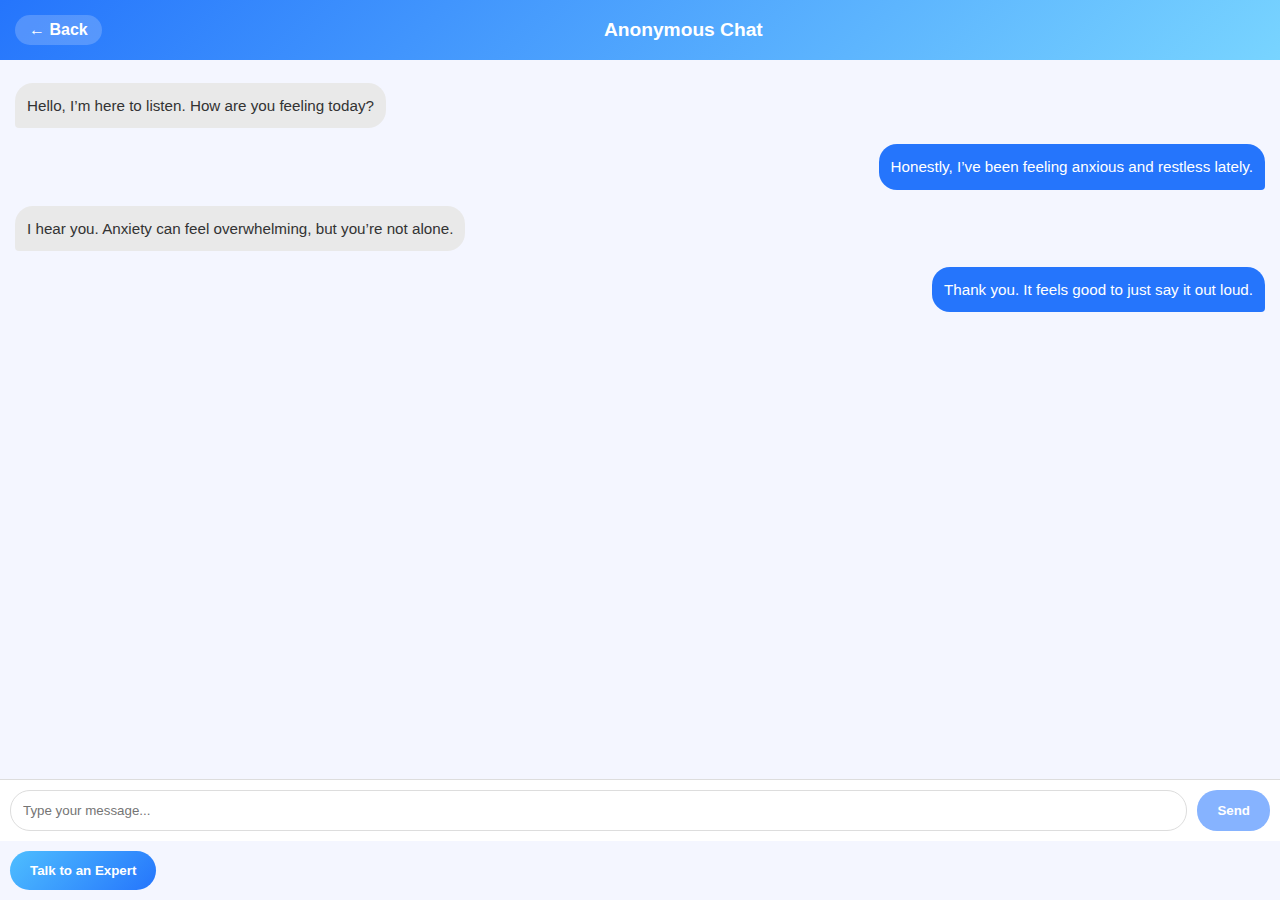
<file: start-chat.html>
<!DOCTYPE html>
<html lang="en">
<head>
  <meta charset="UTF-8">
  <meta name="viewport" content="width=device-width, initial-scale=1.0">
  <title>SafeHaven - Anonymous Chat</title>
    <link rel="stylesheet" href="darkmode.css">

  <style>
    body {
      font-family: "Segoe UI", Tahoma, Geneva, Verdana, sans-serif;
      margin: 0;
      background: #f4f6ff;
      display: flex;
      flex-direction: column;
      height: 100vh;
    }

    header {
      background: linear-gradient(135deg, #2575fc, #78d4ff);
      color: white;
      padding: 15px;
      display: flex;
      align-items: center;
      justify-content: space-between;
    }
    .site-footer {
  position: fixed;
  bottom: 0;
  width: 100%;
}
    header h1 {
      font-size: 1.2rem;
      margin: 0;
    }

    .back-btn {
      text-decoration: none;
      color: white;
      font-weight: bold;
      background: rgba(255, 255, 255, 0.2);
      padding: 6px 14px;
      border-radius: 20px;
      transition: 0.3s;
    }

    .back-btn:hover {
      background: rgba(255, 255, 255, 0.35);
    }

    .chat-container {
      flex: 1;
      display: flex;
      flex-direction: column;
      padding: 15px;
      overflow-y: auto;
    }

    .message {
      max-width: 70%;
      margin: 8px 0;
      padding: 12px;
      border-radius: 18px;
      line-height: 1.4;
      font-size: 0.95rem;
    }

    .sent {
      background: #2575fc;
      color: white;
      align-self: flex-end;
      border-bottom-right-radius: 4px;
    }

    .received {
      background: #e9e9e9;
      color: #333;
      align-self: flex-start;
      border-bottom-left-radius: 4px;
    }

    .chat-input {
      display: flex;
      padding: 10px;
      background: white;
      border-top: 1px solid #ddd;
    }

    .chat-input input {
      flex: 1;
      padding: 12px;
      border: 1px solid #ddd;
      border-radius: 20px;
      outline: none;
    }

    .chat-input button {
      margin-left: 10px;
      padding: 12px 20px;
      border: none;
      border-radius: 20px;
      background: #86b3ff;
      color: white;
      font-weight: bold;
      cursor: pointer;
      transition: 0.3s;
    }

    .chat-input button:hover {
      background: #6a11cb;
    }

    /* Expert Button */
    .expert-btn {
      margin: 10px;
      padding: 12px 20px;
      text-align: center;
      background: linear-gradient(135deg, #4ebeff, #2575fc);
      color: white;
      border: none;
      border-radius: 25px;
      font-weight: bold;
      cursor: pointer;
      transition: 0.3s;
    }

    .expert-btn:hover {
      background: linear-gradient(135deg, #2575fc, #3aa7ff);
    }
  </style>
</head>
<body>
<script src="darkmode.js"></script>
  <!-- HEADER -->
  <header>
    <a href="index.html" class="back-btn">← Back</a>
    <h1>Anonymous Chat</h1>
    <div></div>
  </header>

  <!-- CHAT CONTAINER -->
  <div class="chat-container">
    <div class="message received">Hello, I’m here to listen. How are you feeling today?</div>
    <div class="message sent">Honestly, I’ve been feeling anxious and restless lately.</div>
    <div class="message received">I hear you. Anxiety can feel overwhelming, but you’re not alone.</div>
    <div class="message sent">Thank you. It feels good to just say it out loud.</div>
  </div>

  <!-- CHAT INPUT -->
  <div class="chat-input">
    <input type="text" placeholder="Type your message..." />
    <button>Send</button>
  </div>

  <!-- EXPERT BUTTON -->
 <!-- EXPERT BUTTON -->
<a href="chat.html">
  <button class="expert-btn">Talk to an Expert</button>
</a>

</body>
</html>
</file>
<file: darkmode.css>
/* Dark Mode Toggle Button */
.dark-toggle {
  position: fixed;
  top: 20px;
  right: 20px;
  background: linear-gradient(135deg, #2575fc, #6a11cb);
  color: rgb(0, 0, 0);
  border: none;
  padding: 12px 16px;
  border-radius: 50%;
  font-size: 1.2rem;
  cursor: pointer;
  box-shadow: 0 4px 12px rgba(0,0,0,0.3);
  transition: all 0.3s ease;
  z-index: 1100;
}
.dark-toggle:hover {
  transform: scale(1.1);
  background: linear-gradient(135deg, #6a11cb, #2575fc);
}

/* Dark Mode Styles */
body.dark-mode {
  background: #121212;
  color: #f5f5f5;
}
body.dark-mode header {
  background: linear-gradient(135deg, #0f2027, #203a43, #2c5364);
}
body.dark-mode .chatbox {
  background: #1e1e1e;
  color: #f5f5f5;
}
body.dark-mode .msg.bot {
  background: #2c2c2c;
  color: #f5f5f5;
}
body.dark-mode .msg.user {
  background: #2575fc;
  color: #fff;
}
body.dark-mode .feature,
body.dark-mode .testimonial,
body.dark-mode .faq-item {
  background: #1e1e1e;
  color: #f5f5f5;
  box-shadow: 0 4px 12px rgba(255,255,255,0.05);
}
body.dark-mode .footer {
  background: #111;
  color: #ffffff;
}
body.dark-mode .btn {
  background: #333;
  color: #fff;
  border: 1px solid #666;
}
</file>
<file: style.css>
:root{ --bg:#f4f7fb; --card:#fff; --text:#082032; --accent:#2563eb; --accent-2:#4f46e5; --success:#10b981; --glass: rgba(255,255,255,0.6);} 
body.dark{ --bg:#061028; --card:#071428; --text:#e6f3ff; --accent:#60a5fa; --accent-2:#7c3aed; --success:#34d399; --glass: rgba(255,255,255,0.04);} 
*{box-sizing:border-box} html,body{height:100%} body{font-family:Inter,system-ui,Segoe UI,Roboto,Arial,sans-serif;margin:0;background:var(--bg);color:var(--text);-webkit-font-smoothing:antialiased;transition:background .25s,color .25s}
header{display:flex;justify-content:space-between;align-items:center;padding:12px 18px;background:var(--card);box-shadow:0 2px 12px rgba(2,6,23,0.06);position:sticky;top:0;z-index:120}
header h1{margin:0;font-size:1.05rem;display:flex;gap:8px;align-items:center}
.logo-svg{width:22px;height:22px;animation:logo-bounce 2s infinite}
@keyframes logo-bounce{0%{transform:translateY(0)}50%{transform:translateY(-3px)}100%{transform:translateY(0)}}
.container{max-width:1100px;margin:18px auto;padding:12px}
.grid{display:grid;grid-template-columns:1fr 380px;gap:14px}
@media (max-width:980px){.grid{grid-template-columns:1fr}}
.card{background:var(--card);padding:14px;border-radius:12px;box-shadow:0 10px 30px rgba(2,6,23,0.04);backdrop-filter: blur(4px)}
.muted{color:rgba(0,0,0,0.45)} .muted-dark{color:rgba(255,255,255,0.6)}
button{cursor:pointer;border:0;padding:8px 12px;border-radius:10px;background:linear-gradient(90deg,var(--accent),var(--accent-2));color:#fff;box-shadow:0 6px 18px rgba(37,99,235,0.12);transition:transform .12s, box-shadow .12s}
button:active{transform:translateY(1px) scale(.998)} button.secondary{background:#64748b}
.small{font-size:0.9rem;color:rgba(0,0,0,0.6)}
/* Affirmation */
#affirmationBox{display:flex;justify-content:space-between;align-items:center;padding:12px;border-radius:12px;background:linear-gradient(90deg, rgba(37,99,235,0.06), rgba(16,185,129,0.03))}
/* Mood grid */
.mood-grid{display:grid;grid-template-columns:repeat(auto-fit,minmax(140px,1fr));gap:12px;margin-top:12px}
.mood-btn{display:flex;flex-direction:column;align-items:center;justify-content:center;padding:12px;border-radius:12px;background:linear-gradient(180deg,var(--accent), var(--accent-2));color:#fff;font-weight:800;cursor:pointer;box-shadow:0 14px 28px rgba(37,99,235,0.12);transition:transform .18s, box-shadow .18s;transform-origin:center}
.mood-btn:hover{transform:translateY(-6px) scale(1.02);box-shadow:0 22px 36px rgba(37,99,235,0.14)}
.emoji{font-size:1.6rem;margin-bottom:6px;filter:drop-shadow(0 4px 8px rgba(0,0,0,0.08))}
/* Quiz */
#quizArea{margin-top:12px;display:none}
.question{padding:12px;border-radius:10px;background:linear-gradient(180deg, rgba(0,0,0,0.02), transparent);margin-bottom:8px;transition:transform .12s}
.question:hover{transform:translateY(-2px)}
label{margin-right:10px}
/* result */
#resultArea{display:none;margin-top:12px}
/* gamification */
.stat{padding:12px;border-radius:10px;background:linear-gradient(90deg, rgba(255,255,255,0.6), rgba(0,0,0,0.02))}
.badges{display:flex;gap:8px;flex-wrap:wrap;margin-top:8px}
.badge{background:#ffd54f;color:#111;padding:8px 10px;border-radius:10px;font-weight:800;box-shadow:0 8px 18px rgba(0,0,0,0.06);animation:badge-pop .5s ease}
@keyframes badge-pop{from{transform:scale(.6);opacity:0}to{transform:scale(1);opacity:1}}
/* calendar */
#calendar{display:grid;grid-template-columns:repeat(7,1fr);gap:8px;margin-top:8px}
.day{padding:10px;border-radius:8px;border:1px dashed rgba(0,0,0,0.06);text-align:center;transition:transform .12s}
.day:hover{transform:translateY(-3px)}
.day.checked{background:var(--success);color:#fff;border:none;box-shadow:0 8px 22px rgba(16,185,129,0.12)}
/* modal */
.modal{position:fixed;inset:0;background:rgba(2,6,23,0.45);display:flex;align-items:center;justify-content:center;z-index:220;opacity:0;pointer-events:none;transition:opacity .15s}
.modal.show{opacity:1;pointer-events:auto}
.modal-card{width:min(920px,96%);max-height:86vh;background:var(--card);border-radius:14px;padding:16px;overflow:auto;box-shadow:0 18px 46px rgba(2,6,23,0.2)}
.modal-header{display:flex;justify-content:space-between;align-items:center;margin-bottom:12px}
.gameArea{min-height:240px;padding:10px;border-radius:10px;background:linear-gradient(180deg,rgba(0,0,0,0.02), transparent)}
/* breathing */
.breathWrap{display:flex;justify-content:center;padding:12px}
.circle{width:130px;height:130px;border-radius:50%;display:flex;align-items:center;justify-content:center;color:#fff;font-weight:900;background:linear-gradient(135deg,#60a5fa,#34d399);transition:transform 2s, box-shadow .2s;box-shadow:0 10px 30px rgba(16,185,129,0.18)}
/* memory */
.cards{display:grid;grid-template-columns:repeat(4,1fr);gap:10px;margin-top:10px}
.cardItem{background:#fff;padding:12px;border-radius:10px;text-align:center;font-size:20px;cursor:pointer;box-shadow:0 10px 30px rgba(2,6,23,0.06);transition:transform .12s;transform-style:preserve-3d}
.cardItem.flipped{background:var(--accent);color:#fff;transform:rotateY(180deg)}
/* tap */
.shapes{position:relative;min-height:160px;overflow:hidden;border-radius:10px}
.shape{position:absolute;padding:8px 12px;border-radius:12px;color:#fff;font-weight:800;cursor:pointer;box-shadow:0 8px 22px rgba(0,0,0,0.12);transition:transform .08s}
.shape:active{transform:scale(.95)}
/* sliding puzzle */
.puzzleGrid{display:grid;grid-template-columns:repeat(3,92px);gap:10px;margin-top:10px}
.puzzleTile{background:#fff;padding:18px;border-radius:10px;display:flex;align-items:center;justify-content:center;font-weight:900;cursor:pointer;box-shadow:0 12px 30px rgba(2,6,23,0.06)}
/* zen */
.zen{display:flex;gap:12px;align-items:center}
.color-box{width:160px;height:92px;border-radius:12px;display:flex;align-items:center;justify-content:center;color:#fff;font-weight:800;box-shadow:0 12px 30px rgba(0,0,0,0.08)}
/* toast */
#toast{position:fixed;right:18px;bottom:18px;z-index:320;display:flex;flex-direction:column;align-items:flex-end;gap:10px}
.toast{background:linear-gradient(90deg,#111,#222);color:#fff;padding:10px 14px;border-radius:12px;min-width:160px;box-shadow:0 18px 36px rgba(2,6,23,0.28);opacity:0;transform:translateY(8px) scale(.98);animation:toast-in .28s forwards}
.toast.success{background:linear-gradient(90deg,#059669,#10b981)}
.toast.info{background:linear-gradient(90deg,#2563eb,#4f46e5)}
.toast.hide{animation:toast-out .25s forwards}
@keyframes toast-in{to{opacity:1;transform:translateY(0) scale(1)}}
@keyframes toast-out{to{opacity:0;transform:translateY(8px) scale(.98)}}
/* dashboard */
.dashboard{display:grid;grid-template-columns:1fr 1fr;gap:12px}
.stat-bar{height:12px;border-radius:10px;background:linear-gradient(90deg, rgba(0,0,0,0.06), rgba(0,0,0,0.02));overflow:hidden}
.stat-bar > i{display:block;height:100%;width:0%;background:linear-gradient(90deg,var(--accent),var(--accent-2));transition:width 1s ease}
/* profile */
 /* animations */
.slide-left{animation:slide-left .35s ease both}
@keyframes slide-left{from{transform:translateX(8px);opacity:0}to{transform:none;opacity:1}}
.grow{animation:grow .45s ease both}
@keyframes grow{from{transform:scale(.95);opacity:0}to{transform:scale(1);opacity:1}}
.centered{display:flex;align-items:center;justify-content:center}


  .back-btn {
    position: fixed;
    bottom: 140px; /* above Game (80px) and Feedback (20px) buttons */
    left: 20px;
    background: linear-gradient(135deg, #ff512f, #dd2476);
    color: white;
    border: none;
    padding: 12px 22px;
    border-radius: 30px;
    font-weight: bold;
    font-size: 0.95rem;
    cursor: pointer;
    box-shadow: 0 4px 12px rgba(0,0,0,0.3);
    transition: all 0.3s ease;
    z-index: 1000;
  }

  .back-btn:hover {
    transform: scale(1.08);
    background: linear-gradient(135deg, #dd2476, #ff512f);
  }
</file>
